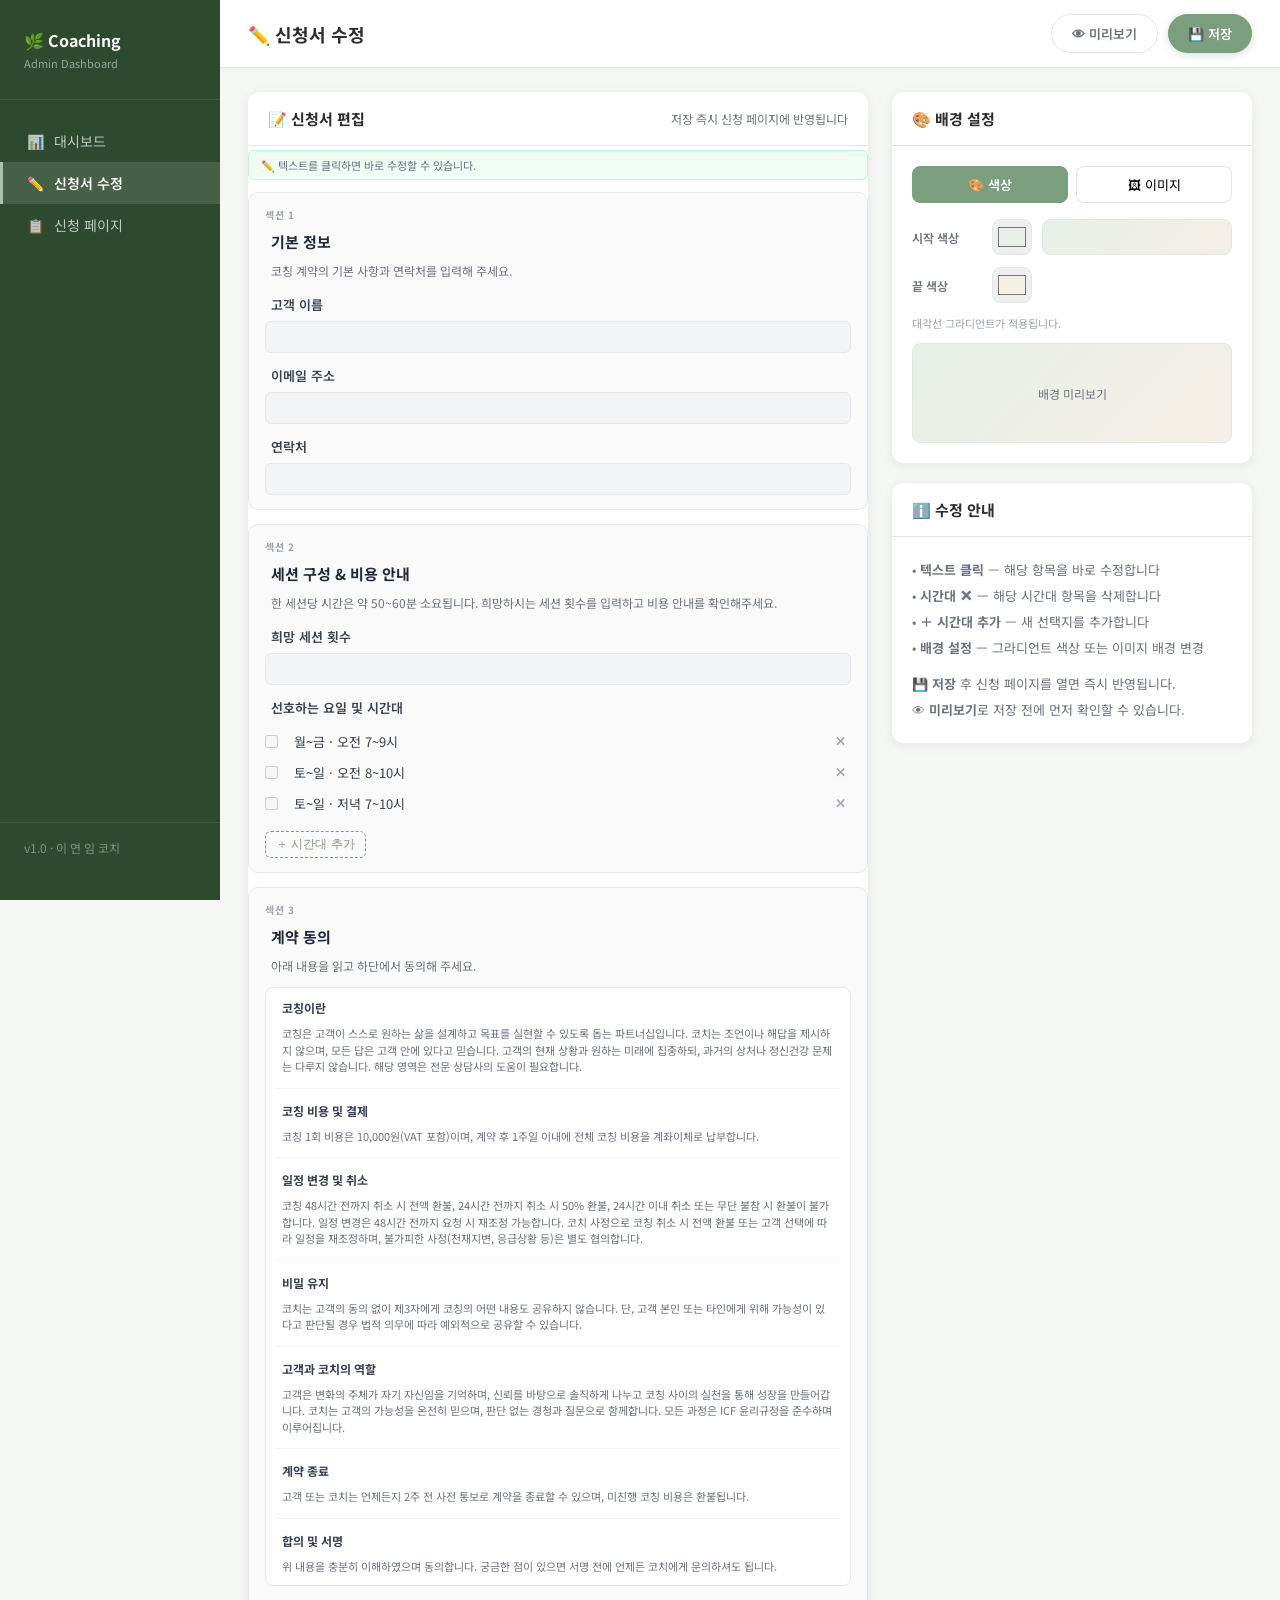
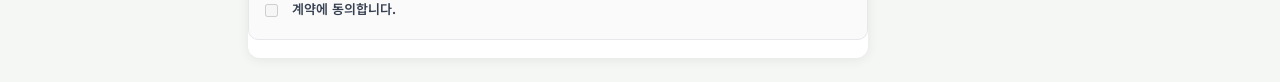
<file: modify.html>
<!DOCTYPE html>
<html lang="ko">
<head>
  <meta charset="UTF-8">
  <meta name="viewport" content="width=device-width, initial-scale=1.0">
  <title>신청서 수정 — 코칭 Admin</title>

  <link rel="preconnect" href="https://fonts.googleapis.com">
  <link rel="preconnect" href="https://fonts.gstatic.com" crossorigin>
  <link href="https://fonts.googleapis.com/css2?family=Noto+Sans+KR:wght@400;600;700&display=swap" rel="stylesheet">

  <link rel="stylesheet" href="assets/css/modify.css">
</head>
<body>

<!-- 사이드바 -->
<aside class="sidebar">
  <div class="sidebar-logo">
    <div class="logo-text">🌿 Coaching</div>
    <div class="logo-sub">Admin Dashboard</div>
  </div>
  <nav class="sidebar-nav">
    <a class="nav-item" href="admin.html"><span>📊</span><span>대시보드</span></a>
    <a class="nav-item active" href="modify.html"><span>✏️</span><span>신청서 수정</span></a>
    <a class="nav-item" href="#" onclick="openAppPageModal();return false;"><span>📋</span><span>신청 페이지</span></a>
  </nav>
  <div class="sidebar-footer">v1.0 · 이 연 임 코치</div>
</aside>

<!-- 메인 -->
<div class="main-content">

  <header class="topbar">
    <h1 class="topbar-title">✏️ 신청서 수정</h1>
    <div class="topbar-actions">
      <button class="btn btn-outline" onclick="Modify.openPreview()">👁 미리보기</button>
      <button class="btn btn-primary" onclick="Modify.save()" id="saveBtn">💾 저장</button>
    </div>
  </header>

  <div class="modify-body">

    <!-- 왼쪽: WYSIWYG 에디터 -->
    <div>
      <div class="card">
        <div class="card-header">
          <span class="card-title">📝 신청서 편집</span>
          <span class="card-subtitle">저장 즉시 신청 페이지에 반영됩니다</span>
        </div>
        <div id="wysiwygEditor">
          <p class="loading-msg">불러오는 중...</p>
        </div>
      </div>
    </div>

    <!-- 오른쪽: 배경 설정 + 안내 -->
    <div>

      <!-- 배경 설정 -->
      <div class="card" style="margin-bottom:20px;">
        <div class="card-header">
          <span class="card-title">🎨 배경 설정</span>
        </div>
        <div class="card-body">
          <div class="bg-option-tabs">
            <button class="bg-tab active" onclick="Modify.switchBgTab('color', this)">🎨 색상</button>
            <button class="bg-tab"        onclick="Modify.switchBgTab('image', this)">🖼 이미지</button>
          </div>

          <!-- 색상 그라디언트 -->
          <div class="bg-option active" id="bgColorOption">
            <div class="color-row">
              <span class="color-label">시작 색상</span>
              <input type="color" class="color-input" id="bgColor1" value="#e8f0e9" oninput="Modify.updateBgPreview()">
              <div class="color-preview" id="bgPreviewColor" style="background:linear-gradient(135deg,#e8f0e9,#f5efe6)"></div>
            </div>
            <div class="color-row">
              <span class="color-label">끝 색상</span>
              <input type="color" class="color-input" id="bgColor2" value="#f5efe6" oninput="Modify.updateBgPreview()">
            </div>
            <p style="font-size:11px;color:#9ca3af;margin-top:4px;">대각선 그라디언트가 적용됩니다.</p>
          </div>

          <!-- 이미지 업로드 -->
          <div class="bg-option" id="bgImageOption">
            <div class="file-upload-area" onclick="document.getElementById('bgImageInput').click()">
              <input type="file" id="bgImageInput" accept="image/*" onchange="Modify.handleImageUpload(this)">
              <div class="upload-icon">📁</div>
              <div class="upload-text">클릭하여 이미지 업로드</div>
              <div class="upload-filename" id="uploadFilename">선택된 파일 없음</div>
            </div>
          </div>

          <!-- 배경 미리보기 -->
          <div class="bg-preview-box" id="bgPreviewBox">배경 미리보기</div>
        </div>
      </div>

      <!-- 안내 -->
      <div class="card">
        <div class="card-header"><span class="card-title">ℹ️ 수정 안내</span></div>
        <div class="card-body guide-list">
          <p>• <strong>텍스트 클릭</strong> — 해당 항목을 바로 수정합니다</p>
          <p>• <strong>시간대 ✕</strong> — 해당 시간대 항목을 삭제합니다</p>
          <p>• <strong>＋ 시간대 추가</strong> — 새 선택지를 추가합니다</p>
          <p>• <strong>배경 설정</strong> — 그라디언트 색상 또는 이미지 배경 변경</p>
          <p style="margin-top:10px;">💾 <strong>저장</strong> 후 신청 페이지를 열면 즉시 반영됩니다.</p>
          <p>👁 <strong>미리보기</strong>로 저장 전에 먼저 확인할 수 있습니다.</p>
        </div>
      </div>

    </div>

  </div><!-- /.modify-body -->
</div><!-- /.main-content -->

<!-- 토스트 알림 -->
<div class="toast" id="toast"></div>

<!-- Fix 3b: 미리보기 모달 -->
<div class="preview-modal-overlay" id="previewModal" onclick="Modify.closePreview(event)">
  <div class="preview-modal-inner">
    <div class="preview-modal-toolbar">
      <span class="preview-modal-title">👁 미리보기</span>
      <div style="display:flex;gap:8px;">
        <a class="btn btn-outline" href="index.html?preview=true" target="_blank" style="font-size:12px;padding:4px 10px;">새 탭으로 열기</a>
        <button onclick="document.getElementById('previewModal').classList.remove('open')" style="padding:4px 10px;border:none;background:none;font-size:20px;cursor:pointer;line-height:1;">×</button>
      </div>
    </div>
    <iframe id="previewIframe" src="" frameborder="0" style="width:100%;flex:1;border:none;"></iframe>
  </div>
</div>

<!-- 신청 페이지 팝업 모달 -->
<div class="app-page-modal-overlay" id="appPageModal" onclick="closeAppPageModal(event)">
  <div class="app-page-modal-inner">
    <div class="app-page-modal-toolbar">
      <span class="app-page-modal-title">📋 신청 페이지</span>
      <div style="display:flex;gap:8px;">
        <a class="btn btn-outline" href="index.html" target="_blank" style="font-size:12px;padding:4px 10px;">새 탭으로 열기</a>
        <button class="modal-close" onclick="closeAppPageModal()" style="position:static;font-size:20px;line-height:1;">×</button>
      </div>
    </div>
    <iframe id="appPageIframe" src="" frameborder="0" style="width:100%;flex:1;border:none;"></iframe>
  </div>
</div>

<script src="config.js"></script>
<script src="assets/js/api.js"></script>
<script src="assets/js/modify.js"></script>
<script>
  function openAppPageModal() {
    const modal = document.getElementById('appPageModal');
    const iframe = document.getElementById('appPageIframe');
    if (!iframe.src || iframe.src === window.location.href) {
      iframe.src = 'index.html';
    }
    modal.classList.add('open');
  }
  function closeAppPageModal(e) {
    if (e && e.target !== document.getElementById('appPageModal')) return;
    document.getElementById('appPageModal').classList.remove('open');
  }
</script>

</body>
</html>
</file>
<file: assets/css/modify.css>
/* ─────────────────────────────────────────────
   modify.css — 신청서 수정 페이지 스타일
   ───────────────────────────────────────────── */

:root {
  --color-primary:       #7a9e7e;
  --color-primary-dark:  #5a7d5e;
  --color-surface:       #ffffff;
  --color-bg:            #f4f7f4;
  --color-sidebar:       #2d4a2f;
  --color-text:          #2d2d2d;
  --color-text-muted:    #6b7280;
  --color-border:        #e2e8e3;

  --radius-card:    12px;
  --shadow-card:    0 2px 12px rgba(0,0,0,0.07);
  --font-main:      'Noto Sans KR', -apple-system, sans-serif;
  --transition:     0.2s ease;
}

*, *::before, *::after { box-sizing: border-box; margin: 0; padding: 0; }

body {
  font-family: var(--font-main);
  background: var(--color-bg);
  color: var(--color-text);
  display: flex;
  min-height: 100vh;
}

/* ── 레이아웃 (사이드바 공유) ─────────────────── */
.sidebar {
  width: 220px;
  background: var(--color-sidebar);
  color: #fff;
  flex-shrink: 0;
  position: fixed;
  top: 0; left: 0;
  height: 100vh;
  padding: 28px 0;
  display: flex;
  flex-direction: column;
  z-index: 100;
}

.sidebar-logo { padding: 0 24px 28px; border-bottom: 1px solid rgba(255,255,255,0.1); }
.logo-text { font-size: 16px; font-weight: 700; }
.logo-sub  { font-size: 11px; color: rgba(255,255,255,0.5); margin-top: 3px; }

.sidebar-nav { flex: 1; padding: 20px 0; }
.nav-item {
  display: flex; align-items: center; gap: 10px;
  padding: 11px 24px; font-size: 14px;
  color: rgba(255,255,255,0.7); cursor: pointer;
  transition: all var(--transition); text-decoration: none;
  border-left: 3px solid transparent;
}
.nav-item:hover { background: rgba(255,255,255,0.08); color: #fff; }
.nav-item.active { background: rgba(255,255,255,0.12); color: #fff; border-left-color: #a8c5ab; font-weight: 600; }

.sidebar-footer { padding: 16px 24px; border-top: 1px solid rgba(255,255,255,0.1); font-size: 12px; color: rgba(255,255,255,0.4); }

.main-content { margin-left: 220px; flex: 1; display: flex; flex-direction: column; }

/* 상단 바 */
.topbar {
  background: var(--color-surface);
  padding: 14px 28px;
  display: flex; align-items: center; justify-content: space-between;
  border-bottom: 1px solid var(--color-border);
  position: sticky; top: 0; z-index: 50;
  box-shadow: 0 1px 4px rgba(0,0,0,0.06);
}
.topbar-title { font-size: 18px; font-weight: 700; }
.topbar-actions { display: flex; gap: 10px; }

/* 버튼 */
.btn {
  padding: 9px 20px; border-radius: 50px;
  font-family: var(--font-main); font-size: 13px; font-weight: 600;
  cursor: pointer; transition: all var(--transition); border: none;
  display: inline-flex; align-items: center; gap: 6px;
}
.btn-outline { background: none; border: 1.5px solid var(--color-border); color: var(--color-text-muted); }
.btn-outline:hover { border-color: var(--color-primary); color: var(--color-primary-dark); }
.btn-primary { background: var(--color-primary); color: #fff; box-shadow: 0 2px 8px rgba(122,158,126,0.3); }
.btn-primary:hover { background: var(--color-primary-dark); }

/* ── 페이지 본문 ─────────────────────────────── */
.modify-body {
  padding: 24px 28px;
  display: grid;
  grid-template-columns: 1fr 360px;
  gap: 24px;
  align-items: start;
}

/* ── 카드 공통 ───────────────────────────────── */
.card {
  background: var(--color-surface);
  border-radius: var(--radius-card);
  box-shadow: var(--shadow-card);
  overflow: hidden;
}

.card-header {
  padding: 16px 20px;
  border-bottom: 1px solid var(--color-border);
  display: flex; align-items: center; justify-content: space-between;
}
.card-title { font-size: 15px; font-weight: 700; }

.card-body { padding: 20px; }

/* ── 카드 서브타이틀 ────────────────────────── */
.card-subtitle {
  font-size: 12px;
  color: var(--color-text-muted);
}

/* ── 에디터 탭 ──────────────────────────────── */
.editor-tabs {
  display: flex;
  border-bottom: 1px solid var(--color-border);
  padding: 0 20px;
  gap: 0;
}

.editor-tab {
  padding: 12px 16px;
  font-family: var(--font-main);
  font-size: 13px;
  font-weight: 600;
  background: none;
  border: none;
  cursor: pointer;
  color: var(--color-text-muted);
  border-bottom: 2px solid transparent;
  margin-bottom: -1px;
  transition: all var(--transition);
}
.editor-tab:hover  { color: var(--color-primary); }
.editor-tab.active { color: var(--color-primary-dark); border-bottom-color: var(--color-primary); }

/* ── 탭 패널 ─────────────────────────────────── */
.tab-panel { display: none; padding: 0 20px 20px; }
.tab-panel.active { display: block; }

.tab-panel-desc {
  font-size: 12px;
  color: var(--color-text-muted);
  padding: 12px 0 10px;
  border-bottom: 1px solid var(--color-border);
  margin-bottom: 12px;
}

.loading-msg {
  color: var(--color-text-muted);
  font-size: 13px;
  text-align: center;
  padding: 24px;
}

/* ── 문항 편집 행 ────────────────────────────── */
.field-editor-row {
  padding: 10px 0;
  border-bottom: 1px solid var(--color-border);
}
.field-editor-row:last-child { border-bottom: none; }

.field-row-info {
  display: flex;
  align-items: center;
  gap: 8px;
  margin-bottom: 8px;
}

.field-id-badge {
  font-size: 10px;
  background: #f0f6f0;
  color: var(--color-primary-dark);
  border-radius: 6px;
  padding: 2px 7px;
  font-weight: 700;
  flex-shrink: 0;
}

.field-name-hint {
  font-size: 12px;
  color: var(--color-text-muted);
}

.field-row-controls {
  display: flex;
  align-items: center;
  gap: 8px;
}

.field-label-input {
  flex: 1;
  padding: 8px 12px;
  border: 1.5px solid var(--color-border);
  border-radius: 8px;
  font-family: var(--font-main);
  font-size: 13px;
  outline: none;
  transition: border-color var(--transition);
  width: 100%;
}
.field-label-input:focus { border-color: var(--color-primary); }

.style-btns { display: flex; gap: 4px; flex-shrink: 0; }

.style-btn {
  width: 28px; height: 28px;
  border: 1.5px solid var(--color-border);
  border-radius: 6px;
  background: none; cursor: pointer;
  font-size: 12px; font-weight: 700;
  display: flex; align-items: center; justify-content: center;
  transition: all var(--transition);
  color: var(--color-text-muted);
}
.style-btn:hover, .style-btn.active {
  background: var(--color-primary);
  border-color: var(--color-primary);
  color: #fff;
}

/* ── 섹션 편집 ──────────────────────────────── */
.section-editor-block {
  padding: 14px 0;
  border-bottom: 1px solid var(--color-border);
}
.section-editor-block:last-child { border-bottom: none; }

.section-editor-label {
  font-size: 13px;
  font-weight: 700;
  color: var(--color-primary-dark);
  margin-bottom: 10px;
}

.section-field-row {
  display: flex;
  align-items: flex-start;
  gap: 10px;
  margin-bottom: 8px;
}

.section-field-caption {
  font-size: 12px;
  font-weight: 600;
  color: var(--color-text-muted);
  width: 36px;
  flex-shrink: 0;
  padding-top: 10px;
}

.section-desc-textarea {
  resize: vertical;
  min-height: 60px;
  line-height: 1.5;
}

/* ── 시간대 편집 ─────────────────────────────── */
.timeslot-editor-row {
  display: flex;
  align-items: center;
  gap: 10px;
  padding: 10px 0;
  border-bottom: 1px solid var(--color-border);
}
.timeslot-editor-row:last-child { border-bottom: none; }

.timeslot-row-num {
  width: 22px;
  height: 22px;
  border-radius: 50%;
  background: var(--color-primary);
  color: #fff;
  font-size: 11px;
  font-weight: 700;
  display: flex;
  align-items: center;
  justify-content: center;
  flex-shrink: 0;
}

.timeslot-fields {
  flex: 1;
  display: flex;
  flex-direction: column;
  gap: 6px;
}

.timeslot-value-input {
  font-size: 12px;
  color: var(--color-text-muted);
  background: #fafafa;
}

.timeslot-delete-btn {
  width: 28px; height: 28px;
  border: 1.5px solid #fca5a5;
  border-radius: 6px;
  background: none;
  cursor: pointer;
  font-size: 11px;
  color: #ef4444;
  display: flex; align-items: center; justify-content: center;
  flex-shrink: 0;
  transition: all var(--transition);
}
.timeslot-delete-btn:hover {
  background: #ef4444;
  border-color: #ef4444;
  color: #fff;
}

.btn-add-timeslot {
  margin-top: 14px;
  width: 100%;
  padding: 10px;
  border: 2px dashed var(--color-primary);
  border-radius: 8px;
  background: none;
  color: var(--color-primary-dark);
  font-family: var(--font-main);
  font-size: 13px;
  font-weight: 600;
  cursor: pointer;
  transition: all var(--transition);
}
.btn-add-timeslot:hover {
  background: #f0f6f0;
}

.empty-timeslots-msg {
  text-align: center;
  color: var(--color-text-muted);
  font-size: 13px;
  padding: 20px 0 10px;
}

/* ── 안내 카드 ──────────────────────────────── */
.guide-list {
  font-size: 13px;
  color: var(--color-text-muted);
  line-height: 2;
}

/* ── 배경 설정 ───────────────────────────────── */
.bg-option-tabs {
  display: flex;
  gap: 8px;
  margin-bottom: 16px;
}
.bg-tab {
  flex: 1;
  padding: 8px;
  border: 1.5px solid var(--color-border);
  border-radius: 8px;
  background: none;
  font-family: var(--font-main);
  font-size: 13px;
  cursor: pointer;
  transition: all var(--transition);
  text-align: center;
}
.bg-tab.active {
  background: var(--color-primary);
  border-color: var(--color-primary);
  color: #fff;
  font-weight: 600;
}

.bg-option { display: none; }
.bg-option.active { display: block; }

.color-row {
  display: flex;
  align-items: center;
  gap: 10px;
  margin-bottom: 12px;
}
.color-label {
  font-size: 12px;
  font-weight: 600;
  color: var(--color-text-muted);
  width: 70px;
  flex-shrink: 0;
}
.color-input {
  width: 40px;
  height: 36px;
  border: 1.5px solid var(--color-border);
  border-radius: 8px;
  cursor: pointer;
  padding: 3px;
}
.color-preview {
  flex: 1;
  height: 36px;
  border-radius: 8px;
  border: 1px solid var(--color-border);
}

.file-upload-area {
  border: 2px dashed var(--color-border);
  border-radius: 10px;
  padding: 24px;
  text-align: center;
  cursor: pointer;
  transition: border-color var(--transition);
}
.file-upload-area:hover {
  border-color: var(--color-primary);
}
.file-upload-area input { display: none; }
.upload-icon { font-size: 28px; margin-bottom: 8px; }
.upload-text { font-size: 13px; color: var(--color-text-muted); }
.upload-filename { font-size: 12px; color: var(--color-primary-dark); margin-top: 6px; font-weight: 600; }

/* 배경 미리보기 박스 */
.bg-preview-box {
  width: 100%;
  height: 100px;
  border-radius: 8px;
  margin-top: 12px;
  border: 1px solid var(--color-border);
  background: linear-gradient(135deg, #e8f0e9 0%, #f5efe6 100%);
  display: flex;
  align-items: center;
  justify-content: center;
  font-size: 12px;
  color: var(--color-text-muted);
}

/* ── 토스트 알림 ─────────────────────────────── */
.toast {
  position: fixed;
  bottom: 24px;
  right: 24px;
  background: var(--color-sidebar);
  color: #fff;
  padding: 12px 20px;
  border-radius: 10px;
  font-size: 13px;
  font-weight: 600;
  box-shadow: 0 4px 16px rgba(0,0,0,0.2);
  opacity: 0;
  transform: translateY(12px);
  transition: all 0.3s ease;
  z-index: 500;
  pointer-events: none;
}
.toast.show {
  opacity: 1;
  transform: translateY(0);
}

/* ── 반응형 ─────────────────────────────────── */
@media (max-width: 1100px) {
  .modify-body { grid-template-columns: 1fr; }
}
@media (max-width: 900px) {
  .sidebar { width: 64px; }
  .logo-text, .nav-item span:last-child, .logo-sub, .sidebar-footer { display: none; }
  .nav-item { justify-content: center; padding: 12px; }
  .main-content { margin-left: 64px; }
}

/* ── 신청 페이지 팝업 모달 ── */
.app-page-modal-overlay {
  display: none;
  position: fixed;
  inset: 0;
  background: rgba(0,0,0,0.5);
  z-index: 1000;
  align-items: center;
  justify-content: center;
}
.app-page-modal-overlay.open { display: flex; }
.app-page-modal-inner {
  display: flex;
  flex-direction: column;
  width: min(860px, 95vw);
  height: 90vh;
  background: #fff;
  border-radius: 12px;
  overflow: hidden;
  box-shadow: 0 8px 40px rgba(0,0,0,0.25);
}
.app-page-modal-toolbar {
  display: flex;
  align-items: center;
  justify-content: space-between;
  padding: 10px 16px;
  border-bottom: 1px solid #e5e7eb;
  background: #f9fafb;
  flex-shrink: 0;
}
.app-page-modal-title { font-size: 14px; font-weight: 600; color: #374151; }

/* ── WYSIWYG 에디터 ── */
#wysiwygEditor { padding: 4px 0; }
.wysiwyg-hint {
  font-size: 11px; color: #6b7280; background: #f0fdf4;
  border: 1px solid #bbf7d0; border-radius: 6px;
  padding: 6px 12px; margin-bottom: 12px;
}
.wysiwyg-section {
  border: 1px solid #e5e7eb; border-radius: 10px;
  padding: 14px 16px; margin-bottom: 14px; background: #fafafa;
}
.wysiwyg-section-num {
  font-size: 10px; font-weight: 700; color: #9ca3af;
  text-transform: uppercase; letter-spacing: 0.05em; margin-bottom: 6px;
}
.wysiwyg-editable {
  cursor: pointer; border-radius: 5px; padding: 3px 6px;
  transition: background 0.15s;
}
.wysiwyg-editable:hover { background: #e8f5e9; outline: 1.5px dashed #7a9e7e; }
.wysiwyg-editable[data-type="section-title"] {
  font-size: 15px; font-weight: 700; color: #1f2937; margin-bottom: 4px;
}
.wysiwyg-desc { font-size: 12px; color: #6b7280; margin-bottom: 10px; }
.wysiwyg-field-block { margin-top: 10px; }
.wysiwyg-field-label { font-size: 13px; font-weight: 600; color: #374151; margin-bottom: 4px; }
.wysiwyg-input-mock {
  height: 32px; background: #f3f4f6; border: 1px solid #e5e7eb;
  border-radius: 6px; margin-top: 2px;
}
.wysiwyg-timeslots { margin: 6px 0; }
.wysiwyg-timeslot-row {
  display: flex; align-items: center; gap: 4px;
  padding: 3px 0;
}
.wysiwyg-timeslot-label { font-size: 13px; color: #374151; flex: 1; }
.wysiwyg-del-btn {
  border: none; background: none; cursor: pointer;
  color: #9ca3af; font-size: 12px; padding: 2px 4px; border-radius: 4px;
}
.wysiwyg-del-btn:hover { color: #ef4444; background: #fef2f2; }
.wysiwyg-add-btn {
  margin-top: 6px; font-size: 12px; color: #7a9e7e;
  background: none; border: 1px dashed #7a9e7e; border-radius: 6px;
  padding: 4px 10px; cursor: pointer;
}
.wysiwyg-add-btn:hover { background: #f0fdf4; }
.wysiwyg-agree-row { display: flex; align-items: center; gap: 8px; margin-top: 10px; }

/* ── 미리보기 모달 ── */
.preview-modal-overlay {
  display: none; position: fixed; inset: 0;
  background: rgba(0,0,0,0.5); z-index: 1000;
  align-items: center; justify-content: center;
}
.preview-modal-overlay.open { display: flex; }
.preview-modal-inner {
  display: flex; flex-direction: column;
  width: min(480px, 95vw); height: 90vh;
  background: #fff; border-radius: 12px;
  overflow: hidden; box-shadow: 0 8px 40px rgba(0,0,0,0.25);
}
.preview-modal-toolbar {
  display: flex; align-items: center; justify-content: space-between;
  padding: 10px 16px; border-bottom: 1px solid #e5e7eb;
  background: #f9fafb; flex-shrink: 0;
}
.preview-modal-title { font-size: 14px; font-weight: 600; color: #374151; }

/* ── 약관 본문 편집 ── */
.wysiwyg-terms-articles {
  border: 1px solid #e5e7eb;
  border-radius: 8px;
  padding: 8px 10px;
  margin: 8px 0 10px;
  background: #fff;
}
.wysiwyg-terms-article { margin-bottom: 10px; padding-bottom: 10px; border-bottom: 1px solid #f3f4f6; }
.wysiwyg-terms-article:last-child { margin-bottom: 0; padding-bottom: 0; border-bottom: none; }
.wysiwyg-terms-title {
  font-size: 12px; font-weight: 700; color: #374151; margin-bottom: 3px;
}
.wysiwyg-terms-content {
  font-size: 11px; color: #6b7280; line-height: 1.5;
}
</file>
